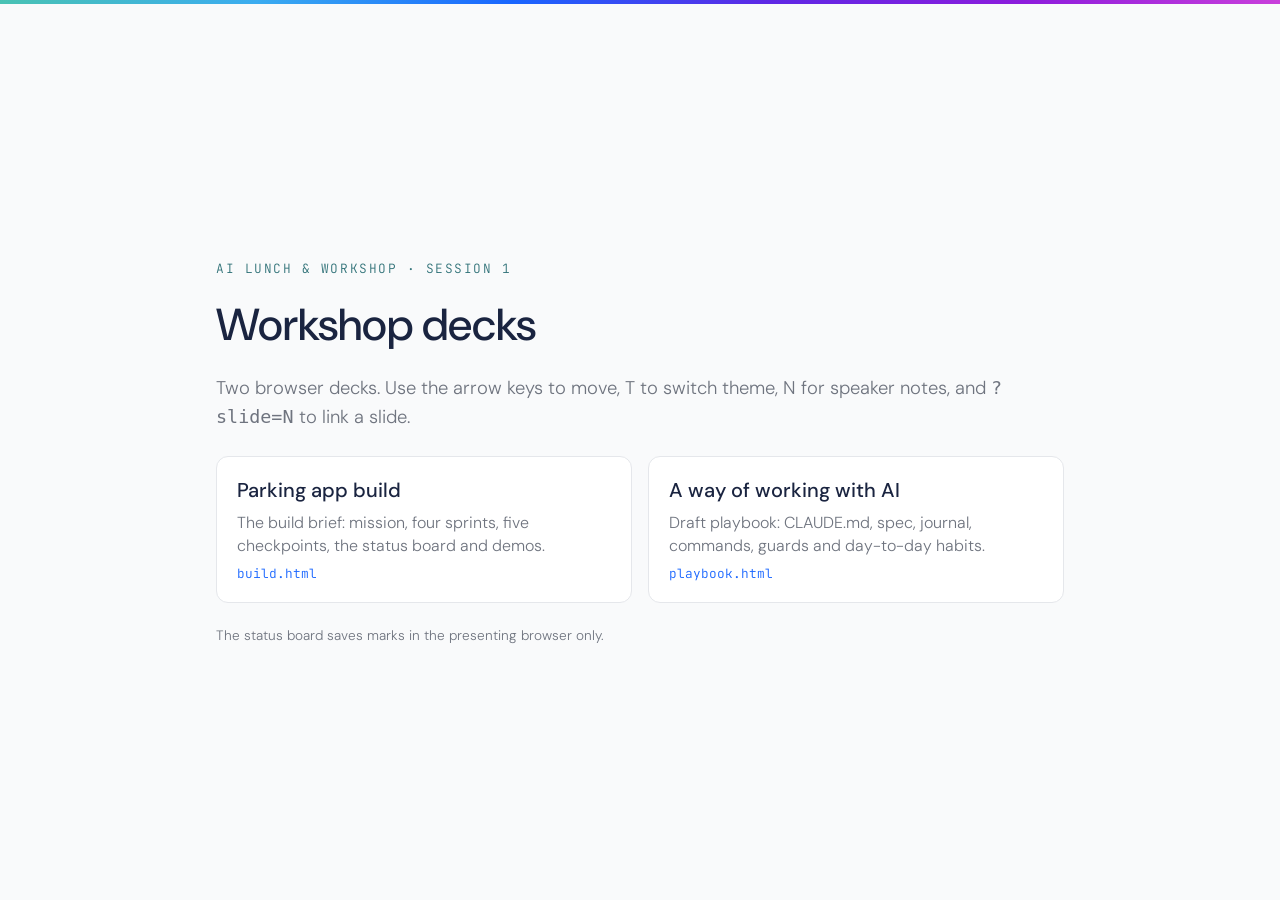
<file: index.html>
<!DOCTYPE html>
<html lang="en">
<head>
<meta charset="UTF-8">
<meta name="viewport" content="width=device-width, initial-scale=1.0">
<title>AI Workshop Decks</title>
<link rel="stylesheet" href="https://fonts.googleapis.com/css2?family=DM+Sans:wght@300;500&family=JetBrains+Mono:wght@400&display=swap">
<script>if (new URLSearchParams(location.search).has('qr')) document.documentElement.classList.add('show-qr');</script>
<style>
:root {
    --bg: #0F1628; --card: #1A2440; --border: #2E3A56;
    --text: #FFFFFF; --text-2: #B0B5BD; --teal: #49C2B3; --blue: #3BACF0;
    --qr-bg: #FFFFFF; --qr-fg: #1A2440;
    --spectrum: linear-gradient(90deg, #49C2B3, #3BACF0, #1966FF, #5E28E5, #8D1CDC, #C93FDB);
}
@media (prefers-color-scheme: light) {
    :root { --bg: #F9FAFB; --card: #FFFFFF; --border: #E5E7EB; --text: #1A2440; --text-2: #6F747F; --teal: #327379; --blue: #1966FF; }
}
* { margin: 0; padding: 0; box-sizing: border-box; }
body { font-family: 'DM Sans', Arial, sans-serif; font-weight: 300; background: var(--bg); color: var(--text); min-height: 100vh; display: flex; flex-direction: column; }
body::before { content: ""; height: 4px; background: var(--spectrum); }
main { width: 100%; max-width: 880px; margin: auto; padding: clamp(2rem, 6vw, 4rem) 16px; display: flex; flex-direction: column; gap: 1.5rem; }
.eyebrow { font-family: 'JetBrains Mono', monospace; font-size: .8rem; letter-spacing: .12em; text-transform: uppercase; color: var(--teal); }
h1 { font-weight: 500; font-size: clamp(1.8rem, 5vw, 2.8rem); line-height: 1.1; }
p.lede { color: var(--text-2); font-size: clamp(1rem, 2vw, 1.15rem); line-height: 1.5; }
.decks { display: grid; grid-template-columns: repeat(auto-fit, minmax(260px, 1fr)); gap: 1rem; }
a.deck { display: flex; flex-direction: column; gap: .5rem; padding: 1.25rem; background: var(--card); border: 1px solid var(--border); border-radius: 12px; color: inherit; text-decoration: none; transition: border-color .2s; }
a.deck:hover, a.deck:focus-visible { border-color: var(--blue); outline: none; }
a.deck h2 { font-weight: 500; font-size: 1.25rem; }
a.deck p { color: var(--text-2); line-height: 1.45; }
a.deck span { font-family: 'JetBrains Mono', monospace; font-size: .8rem; color: var(--blue); margin-top: auto; }
footer { color: var(--text-2); font-size: .85rem; }
/* QR panel: only for the presenter screen, opened as index.html?qr */
.qr { display: none; }
html.show-qr main { max-width: 1280px; display: grid; grid-template-columns: 1fr auto; align-items: center; column-gap: clamp(2rem, 5vw, 5rem); }
.intro { display: flex; flex-direction: column; gap: 1.5rem; }
html.show-qr .qr { display: flex; flex-direction: column; align-items: center; gap: 1rem; padding: 1.5rem; background: var(--qr-bg); border: 1px solid var(--border); border-radius: 16px; }
.qr svg { width: clamp(220px, 28vw, 420px); height: auto; fill: var(--qr-fg); display: block; }
.qr p { font-family: 'JetBrains Mono', monospace; font-size: clamp(.8rem, 1.2vw, 1rem); color: var(--qr-fg); text-align: center; line-height: 1.4; }
@media (max-width: 760px) { html.show-qr main { grid-template-columns: 1fr; row-gap: 2rem; } }
</style>
</head>
<body>
<main>
<div class="intro">
    <div class="eyebrow">AI Lunch &amp; Workshop · Session 1</div>
    <h1>Workshop decks</h1>
    <p class="lede">Two browser decks. Use the arrow keys to move, T to switch theme, N for speaker notes, and <code>?slide=N</code> to link a slide.</p>
    <div class="decks">
        <a class="deck" href="build.html"><h2>Parking app build</h2><p>The build brief: mission, four sprints, five checkpoints, the status board and demos.</p><span>build.html</span></a>
        <a class="deck" href="playbook.html"><h2>A way of working with AI</h2><p>Draft playbook: CLAUDE.md, spec, journal, commands, guards and day-to-day habits.</p><span>playbook.html</span></a>
    </div>
    <footer>The status board saves marks in the presenting browser only.</footer>
</div>
<aside class="qr">
    <!-- Generated by: swift tools/qr.swift https://pedromosquera.github.io/ai-workshop-bcn/ -->
    <svg viewBox="0 0 35 35" shape-rendering="crispEdges" role="img" aria-label="QR code for https://pedromosquera.github.io/ai-workshop-bcn/"><path d="M1 1h7v1h-7zM11 1h1v1h-1zM14 1h1v1h-1zM17 1h4v1h-4zM22 1h1v1h-1zM24 1h1v1h-1zM27 1h7v1h-7zM1 2h1v1h-1zM7 2h1v1h-1zM11 2h6v1h-6zM18 2h1v1h-1zM21 2h1v1h-1zM27 2h1v1h-1zM33 2h1v1h-1zM1 3h1v1h-1zM3 3h3v1h-3zM7 3h1v1h-1zM9 3h1v1h-1zM11 3h1v1h-1zM14 3h1v1h-1zM17 3h3v1h-3zM22 3h1v1h-1zM24 3h1v1h-1zM27 3h1v1h-1zM29 3h3v1h-3zM33 3h1v1h-1zM1 4h1v1h-1zM3 4h3v1h-3zM7 4h1v1h-1zM9 4h4v1h-4zM15 4h1v1h-1zM17 4h1v1h-1zM21 4h1v1h-1zM23 4h3v1h-3zM27 4h1v1h-1zM29 4h3v1h-3zM33 4h1v1h-1zM1 5h1v1h-1zM3 5h3v1h-3zM7 5h1v1h-1zM9 5h2v1h-2zM12 5h3v1h-3zM16 5h1v1h-1zM18 5h2v1h-2zM24 5h1v1h-1zM27 5h1v1h-1zM29 5h3v1h-3zM33 5h1v1h-1zM1 6h1v1h-1zM7 6h1v1h-1zM9 6h1v1h-1zM11 6h3v1h-3zM16 6h3v1h-3zM21 6h3v1h-3zM27 6h1v1h-1zM33 6h1v1h-1zM1 7h7v1h-7zM9 7h1v1h-1zM11 7h1v1h-1zM13 7h1v1h-1zM15 7h1v1h-1zM17 7h1v1h-1zM19 7h1v1h-1zM21 7h1v1h-1zM23 7h1v1h-1zM25 7h1v1h-1zM27 7h7v1h-7zM9 8h1v1h-1zM11 8h2v1h-2zM15 8h2v1h-2zM19 8h1v1h-1zM22 8h2v1h-2zM1 9h1v1h-1zM3 9h5v1h-5zM10 9h1v1h-1zM12 9h5v1h-5zM18 9h1v1h-1zM23 9h3v1h-3zM27 9h5v1h-5zM5 10h1v1h-1zM8 10h6v1h-6zM19 10h4v1h-4zM24 10h1v1h-1zM27 10h2v1h-2zM30 10h2v1h-2zM33 10h1v1h-1zM1 11h1v1h-1zM5 11h4v1h-4zM10 11h2v1h-2zM13 11h1v1h-1zM16 11h1v1h-1zM19 11h1v1h-1zM25 11h1v1h-1zM27 11h1v1h-1zM29 11h1v1h-1zM31 11h2v1h-2zM3 12h4v1h-4zM9 12h2v1h-2zM13 12h1v1h-1zM15 12h1v1h-1zM20 12h1v1h-1zM22 12h6v1h-6zM29 12h4v1h-4zM1 13h2v1h-2zM7 13h4v1h-4zM12 13h2v1h-2zM16 13h1v1h-1zM19 13h1v1h-1zM23 13h1v1h-1zM25 13h2v1h-2zM28 13h3v1h-3zM1 14h1v1h-1zM5 14h2v1h-2zM8 14h2v1h-2zM11 14h1v1h-1zM15 14h3v1h-3zM21 14h1v1h-1zM24 14h4v1h-4zM32 14h2v1h-2zM1 15h1v1h-1zM5 15h1v1h-1zM7 15h3v1h-3zM11 15h1v1h-1zM13 15h1v1h-1zM15 15h1v1h-1zM18 15h1v1h-1zM20 15h1v1h-1zM23 15h1v1h-1zM25 15h8v1h-8zM1 16h2v1h-2zM4 16h3v1h-3zM8 16h2v1h-2zM11 16h2v1h-2zM14 16h1v1h-1zM17 16h1v1h-1zM20 16h4v1h-4zM25 16h4v1h-4zM31 16h1v1h-1zM1 17h1v1h-1zM3 17h1v1h-1zM6 17h2v1h-2zM10 17h3v1h-3zM14 17h1v1h-1zM18 17h1v1h-1zM20 17h2v1h-2zM23 17h1v1h-1zM26 17h1v1h-1zM28 17h2v1h-2zM33 17h1v1h-1zM2 18h2v1h-2zM6 18h1v1h-1zM11 18h3v1h-3zM17 18h5v1h-5zM23 18h2v1h-2zM26 18h3v1h-3zM30 18h2v1h-2zM33 18h1v1h-1zM3 19h6v1h-6zM10 19h2v1h-2zM13 19h1v1h-1zM15 19h4v1h-4zM21 19h1v1h-1zM23 19h1v1h-1zM25 19h1v1h-1zM28 19h2v1h-2zM31 19h2v1h-2zM6 20h1v1h-1zM8 20h1v1h-1zM10 20h4v1h-4zM16 20h4v1h-4zM21 20h2v1h-2zM26 20h8v1h-8zM4 21h2v1h-2zM7 21h2v1h-2zM12 21h1v1h-1zM15 21h3v1h-3zM21 21h1v1h-1zM26 21h1v1h-1zM29 21h2v1h-2zM32 21h2v1h-2zM1 22h4v1h-4zM8 22h3v1h-3zM12 22h1v1h-1zM14 22h1v1h-1zM16 22h1v1h-1zM18 22h2v1h-2zM22 22h1v1h-1zM24 22h1v1h-1zM27 22h1v1h-1zM30 22h1v1h-1zM33 22h1v1h-1zM1 23h1v1h-1zM3 23h3v1h-3zM7 23h1v1h-1zM9 23h2v1h-2zM12 23h2v1h-2zM16 23h2v1h-2zM19 23h1v1h-1zM21 23h1v1h-1zM29 23h4v1h-4zM1 24h1v1h-1zM4 24h1v1h-1zM6 24h1v1h-1zM11 24h4v1h-4zM16 24h1v1h-1zM22 24h3v1h-3zM29 24h3v1h-3zM1 25h1v1h-1zM3 25h1v1h-1zM5 25h1v1h-1zM7 25h1v1h-1zM10 25h3v1h-3zM15 25h4v1h-4zM23 25h8v1h-8zM9 26h1v1h-1zM13 26h1v1h-1zM17 26h1v1h-1zM20 26h2v1h-2zM23 26h1v1h-1zM25 26h1v1h-1zM29 26h1v1h-1zM31 26h1v1h-1zM33 26h1v1h-1zM1 27h7v1h-7zM10 27h2v1h-2zM13 27h1v1h-1zM16 27h1v1h-1zM19 27h1v1h-1zM21 27h1v1h-1zM23 27h3v1h-3zM27 27h1v1h-1zM29 27h1v1h-1zM31 27h1v1h-1zM1 28h1v1h-1zM7 28h1v1h-1zM9 28h3v1h-3zM15 28h2v1h-2zM21 28h5v1h-5zM29 28h5v1h-5zM1 29h1v1h-1zM3 29h3v1h-3zM7 29h1v1h-1zM9 29h2v1h-2zM12 29h1v1h-1zM19 29h1v1h-1zM22 29h1v1h-1zM25 29h6v1h-6zM32 29h2v1h-2zM1 30h1v1h-1zM3 30h3v1h-3zM7 30h1v1h-1zM9 30h6v1h-6zM16 30h2v1h-2zM21 30h2v1h-2zM24 30h3v1h-3zM29 30h5v1h-5zM1 31h1v1h-1zM3 31h3v1h-3zM7 31h1v1h-1zM9 31h1v1h-1zM11 31h2v1h-2zM14 31h2v1h-2zM20 31h1v1h-1zM22 31h1v1h-1zM24 31h2v1h-2zM27 31h2v1h-2zM30 31h1v1h-1zM1 32h1v1h-1zM7 32h1v1h-1zM12 32h4v1h-4zM17 32h1v1h-1zM19 32h5v1h-5zM27 32h1v1h-1zM29 32h3v1h-3zM1 33h7v1h-7zM9 33h1v1h-1zM11 33h2v1h-2zM14 33h2v1h-2zM18 33h1v1h-1zM20 33h2v1h-2zM23 33h3v1h-3zM28 33h1v1h-1zM32 33h1v1h-1z"/></svg>
    <p>Scan to open the decks<br>pedromosquera.github.io/ai-workshop-bcn</p>
</aside>
</main>
</body>
</html>
</file>
